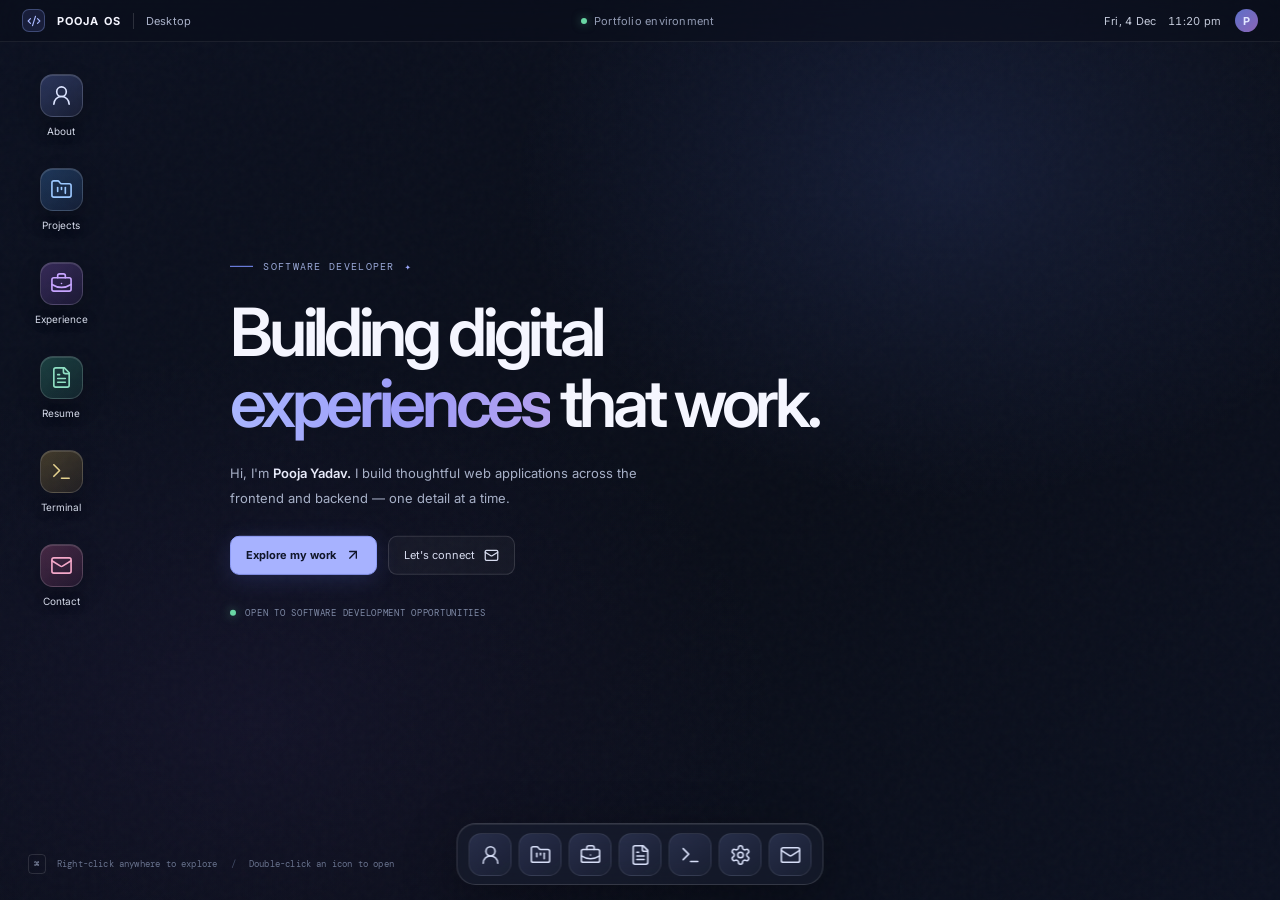
<file: index.html>
<!doctype html>
<html lang="en">
  <head>
    <meta charset="UTF-8" />
    <meta name="viewport" content="width=device-width, initial-scale=1.0" />
    <meta name="theme-color" content="#090d18" />
    <meta name="description" content="Pooja Yadav — developer portfolio presented as a desktop operating system." />
    <title>POOJA OS — Developer Portfolio</title>
    <script type="module" crossorigin src="/assets/index-DJj65ABm.js"></script>
    <link rel="stylesheet" crossorigin href="/assets/index-BMNF-vRg.css">
  </head>
  <body>
    <div id="root"></div>
  </body>
</html>
</file>
<file: assets/index-BMNF-vRg.css>
@import"https://fonts.googleapis.com/css2?family=DM+Mono:wght@400;500&family=Inter:wght@400;500;600;700;800&display=swap";.desktop{position:relative;isolation:isolate;width:100%;height:100dvh;overflow:hidden;background-color:#090d18;background-image:radial-gradient(ellipse at 74% 19%,rgba(61,83,159,.22),transparent 32%),radial-gradient(ellipse at 20% 80%,rgba(65,44,111,.16),transparent 36%),linear-gradient(135deg,#0b1020,#090d18 58%,#0b1020);color:#f5f6ff;transition:background .35s ease}.desktop:before{content:"";position:absolute;top:0;right:0;bottom:0;left:0;pointer-events:none;opacity:.14;background-image:url("data:image/svg+xml,%3Csvg viewBox='0 0 180 180' xmlns='http://www.w3.org/2000/svg'%3E%3Cfilter id='n'%3E%3CfeTurbulence type='fractalNoise' baseFrequency='.8' numOctaves='3' stitchTiles='stitch'/%3E%3C/filter%3E%3Crect width='100%25' height='100%25' filter='url(%23n)' opacity='.18'/%3E%3C/svg%3E");z-index:-1}.wallpaper-violet{background-image:radial-gradient(ellipse at 72% 18%,rgba(130,79,196,.34),transparent 38%),radial-gradient(ellipse at 20% 82%,rgba(68,47,148,.24),transparent 38%),linear-gradient(135deg,#100b20,#0a0d1b 60%,#120d24)}.wallpaper-ocean{background-image:radial-gradient(ellipse at 75% 20%,rgba(30,131,164,.28),transparent 38%),radial-gradient(ellipse at 20% 82%,rgba(34,78,143,.23),transparent 38%),linear-gradient(135deg,#07131d,#09101c 60%,#071a22)}.topbar{position:absolute;z-index:500;inset:0 0 auto;height:42px;display:flex;align-items:center;justify-content:space-between;padding:0 22px;border-bottom:1px solid rgba(255,255,255,.07);background:#0a0e1a8c;-webkit-backdrop-filter:blur(24px);backdrop-filter:blur(24px);font-size:11px;letter-spacing:.02em}.topbar-left,.topbar-right{display:flex;align-items:center;gap:12px}.topbar-left strong{font-size:11px;letter-spacing:.1em;font-weight:700}.os-mark{width:23px;height:23px;display:grid;place-items:center;border:1px solid rgba(153,174,255,.3);border-radius:7px;color:#a9b8ff;background:#6b80eb26}.topbar-divider{height:16px;width:1px;background:#ffffff24}.topbar-active{color:#aab2c9}.topbar-center{display:flex;align-items:center;gap:7px;color:#929bb3}.status-dot,.availability-dot{width:6px;height:6px;display:inline-block;border-radius:50%;background:#69d6a4;box-shadow:0 0 10px #69d6a480}.topbar-right{color:#c3c9d9;font-variant-numeric:tabular-nums}.topbar-avatar{width:23px;height:23px;border-radius:50%;display:grid;place-items:center;color:#e1e6ff;background:linear-gradient(135deg,#5d70c9,#8c65b6);font-weight:700;margin-left:2px}.desktop-icons{position:absolute;top:66px;left:20px;display:flex;flex-direction:column;gap:15px;z-index:1}.desktop-icon{width:82px;min-height:75px;display:flex;flex-direction:column;align-items:center;justify-content:flex-start;gap:8px;padding:7px 4px;border:1px solid transparent;border-radius:11px;background:transparent;color:#d3d8e8;cursor:pointer;font-size:10px;text-align:center;text-shadow:0 1px 8px rgba(0,0,0,.5)}.desktop-icon:hover,.desktop-icon:focus-visible{background:#93a4e61c;border-color:#9faef421;outline:none}.desktop-icon-art{width:43px;height:43px;display:grid;place-items:center;border:1px solid rgba(255,255,255,.15);border-radius:13px;color:#dce4ff;background:linear-gradient(145deg,#7189e24d,#38426a47);box-shadow:0 9px 25px #0003,inset 0 1px #ffffff1f}.icon-projects{color:#9cc8ff;background:linear-gradient(145deg,#478edc4d,#2e4c823d)}.icon-experience{color:#c7a5ff;background:linear-gradient(145deg,#9563d94d,#50367b3d)}.icon-resume{color:#8fe0c3;background:linear-gradient(145deg,#41ae914d,#27655b3d)}.icon-terminal{color:#e4d18e;background:linear-gradient(145deg,#cba74847,#6d552933)}.icon-contact{color:#f4a8c9;background:linear-gradient(145deg,#d4639e47,#70315b33)}.hero{position:absolute;left:clamp(125px,18vw,290px);top:50%;transform:translateY(-53%);width:min(620px,calc(100vw - 170px));z-index:0;animation:hero-enter .75s ease both}@keyframes hero-enter{0%{opacity:0;transform:translateY(calc(-53% + 12px))}to{opacity:1;transform:translateY(-53%)}}.hero-eyebrow,.content-kicker{color:#9aa8d7;font-family:DM Mono,monospace;font-size:10px;letter-spacing:.13em}.hero-eyebrow{display:flex;align-items:center;gap:10px;margin-bottom:24px}.eyebrow-line{width:23px;height:1px;background:#7c91ff}.eyebrow-dot{color:#9eabff}.hero h1{margin:0;font-size:clamp(42px,5.2vw,68px);line-height:1.07;letter-spacing:-.065em;font-weight:600}.hero h1 span{color:#98a8ff;background:linear-gradient(100deg,#aab7ff,#9d9cf8 55%,#b3a0ef);-webkit-background-clip:text;background-clip:text;-webkit-text-fill-color:transparent}.hero-copy{max-width:455px;margin:22px 0 25px;color:#a7b0c7;font-size:13px;line-height:1.9}.hero-copy strong{color:#e8ebfa;font-weight:600}.hero-actions{display:flex;align-items:center;gap:11px}.primary-action,.secondary-action{min-height:39px;padding:0 15px;border-radius:9px;display:inline-flex;align-items:center;justify-content:center;gap:9px;font-size:11px;cursor:pointer;transition:transform .18s ease,background .18s ease,border-color .18s ease}.primary-action{border:1px solid #8e9cf6;color:#10162a;background:#a7b2ff;font-weight:700;box-shadow:0 5px 22px #6677ef2e}.primary-action:hover{transform:translateY(-2px);background:#c0c8ff}.secondary-action{color:#d7dcef;background:#ffffff09;border:1px solid rgba(255,255,255,.13)}.secondary-action:hover{transform:translateY(-2px);background:#ffffff14;border-color:#ffffff3d}.hero-footnote{display:flex;align-items:center;gap:9px;margin-top:32px;color:#7f8aa6;font-family:DM Mono,monospace;font-size:9px;letter-spacing:.08em}.desktop-bottom-note{position:absolute;bottom:30px;left:28px;color:#68728d;font-family:DM Mono,monospace;font-size:9px;letter-spacing:.02em}.desktop-bottom-note span:first-child{padding:3px 5px;margin-right:6px;border:1px solid rgba(255,255,255,.12);border-radius:4px;color:#9ca7c3}.note-separator{margin:0 8px;color:#424c66}.dock{position:absolute;z-index:600;bottom:15px;left:50%;transform:translate(-50%);display:flex;align-items:flex-end;gap:7px;max-width:calc(100vw - 20px);padding:9px 11px 8px;border:1px solid rgba(255,255,255,.14);border-radius:19px;background:#1a1f3094;-webkit-backdrop-filter:blur(30px) saturate(150%);backdrop-filter:blur(30px) saturate(150%);box-shadow:0 16px 55px #00000052,inset 0 1px #ffffff14}.dock-item{position:relative;flex:0 0 auto;width:43px;height:43px;display:grid;place-items:center;border:1px solid rgba(255,255,255,.08);border-radius:13px;color:#d7def7;background:linear-gradient(145deg,#7e91d530,#3b436529);cursor:pointer;transition:transform .18s ease,background .18s ease,border-color .18s ease}.dock-item:hover,.dock-item:focus-visible{transform:translateY(-7px) scale(1.07);color:#fff;background:#8191e145;border-color:#b1bdff4d;outline:none}.dock-item.dock-focused{color:#b9c5ff;border-color:#96a6ff57;background:#7384dd33}.dock-indicator{position:absolute;bottom:-5px;width:3px;height:3px;border-radius:50%;background:#a9b5ff}.dock-tooltip{position:absolute;bottom:calc(100% + 13px);left:50%;transform:translate(-50%,4px);padding:6px 9px;border:1px solid rgba(255,255,255,.13);border-radius:7px;color:#e9ecfb;background:#131725eb;font-size:10px;white-space:nowrap;opacity:0;pointer-events:none;transition:opacity .16s ease,transform .16s ease}.dock-item:hover .dock-tooltip{opacity:1;transform:translate(-50%)}.window-shell{position:absolute;display:flex;flex-direction:column;overflow:hidden;min-width:300px;min-height:220px;border:1px solid rgba(211,220,255,.22);border-radius:14px;color:#e9ecf8;background:#111523ed;box-shadow:0 24px 90px #0000007a,0 4px 16px #0000002e,inset 0 1px #ffffff14;-webkit-backdrop-filter:blur(28px);backdrop-filter:blur(28px);transform-origin:center}.window-maximized{border-radius:13px}.window-titlebar{position:relative;flex:0 0 43px;display:flex;align-items:center;justify-content:space-between;gap:12px;padding:0 13px;border-bottom:1px solid rgba(255,255,255,.075);background:#ffffff06;cursor:grab;touch-action:none;-webkit-user-select:none;user-select:none}.window-titlebar:active{cursor:grabbing}.window-controls{display:flex;align-items:center;gap:7px}.window-control{width:12px;height:12px;display:grid;place-items:center;padding:0;border:none;border-radius:50%;color:#141414bf;cursor:pointer}.window-control svg{opacity:0;transition:opacity .12s ease}.window-titlebar:hover .window-control svg{opacity:1}.window-control.close{background:#ff625a}.window-control.minimize{background:#ffbd44}.window-control.maximize{background:#30c85a}.window-title{position:absolute;left:50%;transform:translate(-50%);color:#c5cbe0;font-size:11px;font-weight:600;letter-spacing:.01em;white-space:nowrap}.titlebar-spacer{width:43px}.window-content{min-height:0;flex:1;overflow:auto;overscroll-behavior:contain;background:#0d111d8a}.window-content::-webkit-scrollbar{width:7px}.window-content::-webkit-scrollbar-thumb{background:#a1aedc38;border-radius:8px}.app-page{min-height:100%;padding:27px 29px 32px}.content-header{margin-bottom:23px}.content-header h2{margin:9px 0 7px;font-size:25px;line-height:1.2;letter-spacing:-.045em;font-weight:600}.content-header p{max-width:520px;margin:0;color:#929bb2;font-size:12px;line-height:1.75}.profile-banner{display:flex;align-items:center;gap:14px;padding:17px;margin-bottom:27px;border:1px solid rgba(155,170,255,.15);border-radius:12px;background:linear-gradient(110deg,#6c7ee01f,#ffffff06)}.profile-avatar{position:relative;width:52px;height:52px;display:grid;place-items:center;flex:0 0 auto;border:1px solid rgba(202,211,255,.35);border-radius:15px;color:#f0f1ff;background:linear-gradient(145deg,#7688df,#765ca8);font-size:24px;font-weight:700}.avatar-status{position:absolute;right:-3px;bottom:-3px;width:11px;height:11px;border:2px solid #171b2b;border-radius:50%;background:#6ed6a4}.profile-banner h2{margin:4px 0;font-size:18px;letter-spacing:-.03em}.profile-banner p{margin:0;color:#9ba5bd;font-size:11px}.profile-chip{display:flex;align-items:center;gap:6px;margin-left:auto;padding:7px 9px;border:1px solid rgba(255,255,255,.1);border-radius:7px;color:#c5b6ff;background:#8b6ce01a;font-size:10px;white-space:nowrap}.stats-grid{display:grid;grid-template-columns:repeat(3,1fr);gap:10px;margin-top:22px}.stats-grid>div{display:flex;flex-direction:column;gap:8px;padding:14px;border:1px solid rgba(255,255,255,.08);border-radius:10px;background:#ffffff06}.stats-grid strong{color:#aab6ff;font-family:DM Mono,monospace;font-size:18px;font-weight:400}.stats-grid span{color:#aab2c7;font-size:10px}.info-callout{display:flex;align-items:flex-start;gap:10px;margin-top:20px;padding:13px 14px;border:1px solid rgba(133,156,255,.16);border-radius:9px;color:#a9b8e4;background:#697fe112;font-size:11px;line-height:1.7}.info-callout svg{flex:0 0 auto;margin-top:1px;color:#aab8ff}.project-list{display:flex;flex-direction:column;gap:12px}.project-card{padding:16px;border:1px solid rgba(255,255,255,.09);border-radius:11px;background:#ffffff06;transition:border-color .2s ease,background .2s ease}.project-card:hover{border-color:#99a9ff42;background:#ffffff0a}.project-card-top{display:flex;align-items:center;justify-content:space-between;margin-bottom:9px}.project-emoji{width:34px;height:34px;display:grid;place-items:center;border:1px solid rgba(255,255,255,.1);border-radius:9px;background:#ffffff0a;font-size:17px}.project-number{color:#68728e;font-family:DM Mono,monospace;font-size:10px}.project-status{color:#93d6bd;font-family:DM Mono,monospace;font-size:9px;letter-spacing:.09em}.project-card h3{margin:7px 0 3px;font-size:14px;font-weight:600}.project-type{margin:0;color:#9da8c4;font-size:10px}.project-description{margin:10px 0 13px;color:#a4adc2;font-size:11px;line-height:1.7}.tag-row{display:flex;flex-wrap:wrap;gap:6px}.tech-tag{display:inline-flex;padding:5px 8px;border:1px solid rgba(157,172,255,.13);border-radius:6px;color:#b6c0e2;background:#6f81d812;font-size:9px}.editable-note{margin:17px 0 0;color:#78839e;font-size:10px;line-height:1.7}.editable-note code{color:#b8c3fa;font-family:DM Mono,monospace}.timeline{display:flex;flex-direction:column;gap:0;margin-top:28px}.timeline-item{position:relative;display:grid;grid-template-columns:36px 1fr;gap:14px;padding-bottom:27px}.timeline-item:not(:last-child):before{content:"";position:absolute;top:35px;bottom:0;left:17px;width:1px;background:#9baae62e}.timeline-marker{z-index:1;width:36px;height:36px;display:grid;place-items:center;border:1px solid rgba(154,170,255,.22);border-radius:10px;color:#abb8ff;background:#1b2034}.timeline-date{color:#929fc7;font-family:DM Mono,monospace;font-size:9px;letter-spacing:.08em}.timeline-item h3{margin:6px 0;font-size:14px}.timeline-item p{margin:6px 0 0;color:#a0a9bf;font-size:11px;line-height:1.75}.timeline-item .muted-line{color:#727f9c;font-size:10px}.resume-section,.settings-group{padding:17px;margin-bottom:13px;border:1px solid rgba(255,255,255,.08);border-radius:11px;background:#ffffff06}.resume-section h3,.settings-group h3{display:flex;align-items:center;gap:9px;margin:0 0 16px;color:#e2e6f8;font-size:12px;font-weight:600}.resume-section h3 svg,.settings-group h3 svg{color:#a9b7ff}.skill-line{display:grid;grid-template-columns:85px 1fr;gap:12px;align-items:start;padding:11px 0;border-top:1px solid rgba(255,255,255,.06)}.skill-line>span{padding-top:4px;color:#929db6;font-size:10px}.terminal-app{display:flex;flex-direction:column;min-height:100%;background:#0b100f;font-family:DM Mono,monospace}.terminal-toolbar{height:33px;display:flex;align-items:center;gap:6px;padding:0 12px;border-bottom:1px solid rgba(255,255,255,.07);background:#ffffff06}.terminal-toolbar>span{width:8px;height:8px;border-radius:50%;background:#ff625a}.terminal-toolbar>span:nth-child(2){background:#ffbd44}.terminal-toolbar>span:nth-child(3){background:#30c85a}.terminal-toolbar label{margin:0 auto;color:#788b80;font-size:9px}.terminal-output{padding:17px 19px;color:#a9c5b4;font-size:11px;line-height:1.75}.terminal-output p{margin:0 0 5px;white-space:pre-wrap;overflow-wrap:anywhere}.terminal-output .terminal-command{margin-top:10px;color:#8de1b1}.terminal-form{display:flex;align-items:center;gap:9px;margin-top:8px}.terminal-form>span{color:#8de1b1;white-space:nowrap}.terminal-form input{min-width:0;flex:1;border:0;outline:0;color:#e2f4e8;background:transparent;font:inherit}.terminal-form button{display:grid;place-items:center;padding:3px;border:0;border-radius:4px;color:#8de1b1;background:transparent;cursor:pointer}.settings-group{padding:18px}.settings-group p{margin:-6px 0 14px;color:#929bb2;font-size:11px;line-height:1.7}.wallpaper-options{display:grid;grid-template-columns:repeat(3,minmax(0,1fr));gap:10px}.wallpaper-option{position:relative;display:flex;flex-direction:column;gap:8px;padding:8px;border:1px solid rgba(255,255,255,.09);border-radius:9px;color:#b9c1d7;background:#ffffff05;text-align:left;font-size:10px;cursor:pointer}.wallpaper-option.selected{border-color:#8998f1;background:#7789ee14}.wallpaper-swatch{display:block;height:55px;border-radius:5px}.wallpaper-swatch-midnight{background:radial-gradient(at 70% 20%,#303c70,transparent 50%),linear-gradient(135deg,#0c1224,#090d18)}.wallpaper-swatch-violet{background:radial-gradient(at 70% 20%,#7646a1,transparent 50%),linear-gradient(135deg,#1c1030,#0a0d1b)}.wallpaper-swatch-ocean{background:radial-gradient(at 70% 20%,#1d7286,transparent 50%),linear-gradient(135deg,#0b2634,#09101c)}.selected-check{position:absolute;top:13px;right:13px;display:grid;place-items:center;width:17px;height:17px;border-radius:50%;color:#12172a;background:#b4bfff;font-size:10px}.settings-footer{display:flex;align-items:center;gap:7px;padding:10px 2px;color:#68738e;font-family:DM Mono,monospace;font-size:9px;letter-spacing:.08em}.contact-email-card{display:flex;align-items:center;gap:12px;padding:16px;border:1px solid rgba(255,255,255,.09);border-radius:11px;background:#ffffff06}.contact-icon{width:39px;height:39px;display:grid;place-items:center;border:1px solid rgba(150,166,255,.2);border-radius:10px;color:#b1bdff;background:#6d80e61a}.contact-email-card>div:nth-child(2){min-width:0;display:flex;flex-direction:column;gap:5px}.contact-email-card strong{overflow-wrap:anywhere;color:#dfe4f8;font-size:11px;font-weight:500}.contact-email-card button{flex:0 0 auto;margin-left:auto;padding:8px 10px;border:1px solid rgba(255,255,255,.12);border-radius:7px;color:#c8d0eb;background:#ffffff0a;font-size:10px;cursor:pointer}.social-links{display:flex;gap:10px;margin-top:15px}.social-links a{display:inline-flex;align-items:center;gap:8px;padding:10px 12px;border:1px solid rgba(255,255,255,.09);border-radius:8px;color:#c4cce2;background:#ffffff06;text-decoration:none;font-size:10px}.social-links a:hover{border-color:#9baaff47}.context-backdrop{position:absolute;z-index:700;top:42px;right:0;bottom:0;left:0;border:0;background:transparent;cursor:default}.context-menu{position:absolute;z-index:710;width:228px;padding:6px;border:1px solid rgba(214,222,255,.17);border-radius:12px;background:#191e2fe0;-webkit-backdrop-filter:blur(30px) saturate(150%);backdrop-filter:blur(30px) saturate(150%);box-shadow:0 18px 55px #00000073,inset 0 1px #ffffff14;animation:menu-in .12s ease-out both}@keyframes menu-in{0%{opacity:0;transform:translateY(-4px) scale(.98)}to{opacity:1;transform:translateY(0) scale(1)}}.context-menu-item{position:relative;width:100%;min-height:34px;display:flex;align-items:center;gap:10px;padding:0 9px;border:0;border-radius:7px;color:#e0e4f4;background:transparent;text-align:left;font-size:11px;cursor:pointer}.context-menu-item>svg:first-child{color:#a8b5df}.context-menu-item span:nth-child(2){flex:1}.context-menu-item:hover,.context-menu-item:focus-visible{outline:none;color:#fff;background:#7388eb3b}.context-menu-item:hover>svg:first-child{color:#c5ceff}.context-shortcut{color:#7d88a6;font-size:10px}.context-separator{height:1px;margin:5px 4px;background:#ffffff17}.context-submenu-wrap{position:relative}.submenu-arrow{color:#7f8ba9}.context-submenu{position:absolute;left:calc(100% + 8px);top:-6px;width:208px;padding:6px;border:1px solid rgba(214,222,255,.17);border-radius:12px;background:#191e2ff0;-webkit-backdrop-filter:blur(30px);backdrop-filter:blur(30px);box-shadow:0 18px 55px #0006;display:none}.context-submenu-wrap:hover .context-submenu,.context-submenu-wrap:focus-within .context-submenu{display:block}.submenu-left .context-submenu{left:auto;right:calc(100% + 8px)}@media(max-width:720px){.topbar{padding:0 12px}.topbar-center,.topbar-date,.topbar-divider,.topbar-active{display:none}.desktop-icons{top:59px;left:8px;gap:8px}.desktop-icon{width:66px;min-height:66px;gap:5px;font-size:9px}.desktop-icon-art{width:36px;height:36px;border-radius:11px}.hero{left:91px;width:calc(100vw - 112px);top:47%}.hero h1{font-size:clamp(34px,8vw,50px)}.hero-copy{font-size:11px;line-height:1.7}.hero-eyebrow{font-size:8px;gap:6px;flex-wrap:wrap}.hero-footnote{font-size:7px}.desktop-bottom-note{left:13px;bottom:91px;max-width:80%;line-height:1.8;font-size:8px}.dock{bottom:10px;gap:5px;padding:7px 8px;border-radius:15px}.dock-item{width:36px;height:36px;border-radius:11px}.dock-item svg{width:19px;height:19px}.window-shell{min-width:0}.app-page{padding:20px 17px 25px}.content-header h2{font-size:22px}.profile-chip{display:none}.stats-grid{gap:6px}.stats-grid>div{padding:10px}.stats-grid span{font-size:9px}.wallpaper-options{gap:6px}.wallpaper-option{padding:6px}.wallpaper-swatch{height:42px}.skill-line{grid-template-columns:66px 1fr}}@media(max-width:420px){.hero{left:80px;width:calc(100vw - 94px)}.hero h1{font-size:33px}.hero-copy{margin:14px 0 18px}.primary-action,.secondary-action{padding:0 9px;font-size:10px}.hero-footnote{max-width:90%;line-height:1.6}.dock{gap:3px}.dock-item{width:32px;height:34px}.dock-item svg{width:17px;height:17px}.social-links{flex-wrap:wrap}.contact-email-card{align-items:flex-start;flex-wrap:wrap}.contact-email-card button{margin-left:51px}}:root{font-family:Inter,ui-sans-serif,system-ui,-apple-system,BlinkMacSystemFont,Segoe UI,sans-serif;color:#f4f6ff;background:#090d18;font-synthesis:none;text-rendering:optimizeLegibility;-webkit-font-smoothing:antialiased;-moz-osx-font-smoothing:grayscale;font-optical-sizing:auto}*{box-sizing:border-box}html,body,#root{width:100%;min-width:320px;height:100%;margin:0}body{overflow:hidden}button{font:inherit}button,a{-webkit-tap-highlight-color:transparent}::selection{background:#6d8dff59}.resume-download-callout{display:flex;align-items:center;justify-content:space-between;gap:20px;flex-wrap:wrap;padding:18px 20px}.resume-download-info{display:flex;align-items:center;gap:12px;min-width:0}.resume-download-info>svg{flex-shrink:0;opacity:.8}.resume-download-info strong{display:block;font-size:14px;font-weight:600}.resume-download-info p{margin:5px 0 0;font-size:12px;opacity:.7;line-height:1.5}.resume-download-button{display:inline-flex;align-items:center;justify-content:center;gap:9px;padding:10px 14px;border:1px solid rgba(255,255,255,.18);border-radius:9px;background:var(--accent-color, #6366f1);color:#fff;font-size:13px;font-weight:600;text-decoration:none;white-space:nowrap;transition:transform .2s ease,filter .2s ease}.resume-download-button:hover{filter:brightness(1.1);transform:translateY(-2px)}.resume-download-button:active{transform:translateY(0)}@media(max-width:520px){.resume-download-callout{align-items:stretch;flex-direction:column}.resume-download-button{width:100%;box-sizing:border-box}}.resume-profile h3{margin:0 0 6px;color:var(--text-primary, #d1d5db);font-size:16px;font-weight:600}.resume-profile p{line-height:1.7}.resume-profile .muted-line{color:var(--text-secondary, #9ca3af);font-size:13px}.resume-contact{display:flex;align-items:center;flex-wrap:wrap;gap:8px;margin:10px 0;color:var(--text-secondary, #9ca3af);font-size:13px}.resume-contact a{color:var(--text-secondary, #a5adba);text-decoration:none;transition:color .2s ease}.resume-contact a:hover{color:var(--accent-color, #818cf8)}.contact-separator{opacity:.5}.resume-profile .resume-phone{margin-bottom:0}.project-link{display:inline-flex;align-items:center;gap:7px;margin-top:16px;color:var(--accent-color, #a78bfa);font-size:13px;font-weight:500;text-decoration:none;transition:opacity .2s ease}.project-link:hover{opacity:.75}img{max-width:100%;height:auto}.app-page,.projects-page,.project-card,.resume-profile,.resume-download-info{min-width:0}.app-page{overflow-wrap:anywhere}a,button{touch-action:manipulation}@media(max-width:900px){.app-page{padding:20px}.project-list{grid-template-columns:repeat(2,minmax(0,1fr));gap:14px}.resume-download-callout{gap:14px}.window-shell{max-width:100%}}@media(max-width:600px){html,body,#root{width:100%;min-width:320px;height:100%}body{overflow:hidden}.app-page{padding:16px;width:100%;max-width:100%}.project-list{grid-template-columns:minmax(0,1fr);gap:12px}.project-card{width:100%;max-width:100%}.project-card h3{overflow-wrap:anywhere}.tag-row{display:flex;flex-wrap:wrap;gap:6px}.resume-download-callout{flex-direction:column;align-items:stretch;padding:14px;gap:14px}.resume-download-info{align-items:flex-start}.resume-download-button{width:100%;white-space:normal}.resume-contact{gap:8px;line-height:1.8}.resume-contact a{overflow-wrap:anywhere}.resume-profile,.timeline-item,.resume-section{max-width:100%;overflow-wrap:anywhere}button,.project-link,.resume-download-button{min-height:40px}}@media(max-width:380px){.app-page{padding:12px}.project-list{gap:10px}.resume-download-callout{padding:12px}.resume-contact{font-size:12px}}@media(max-width:600px){.window-shell{border-radius:12px!important;overflow:hidden;min-width:0;max-width:calc(100vw - 24px);box-shadow:0 16px 45px #0006}.window-titlebar{min-height:42px;padding:0 10px;gap:8px}.window-controls{gap:7px;flex-shrink:0}.window-control{width:25px;height:25px;display:inline-flex;align-items:center;justify-content:center}.window-title{min-width:0;overflow:hidden;text-overflow:ellipsis;white-space:nowrap;font-size:12px}.window-content{min-width:0;width:100%;height:calc(100% - 42px);overflow-x:hidden;overflow-y:auto;overscroll-behavior:contain;-webkit-overflow-scrolling:touch}.app-page{width:100%;min-width:0;max-width:100%;padding:16px}.project-list{grid-template-columns:minmax(0,1fr);gap:12px}.project-card{width:100%;min-width:0}.project-card h3,.project-description{overflow-wrap:anywhere}.tag-row{display:flex;flex-wrap:wrap;gap:6px}.resume-contact{gap:6px;line-height:1.7;overflow-wrap:anywhere}.resume-download-callout{align-items:stretch;flex-direction:column;gap:12px;padding:14px}.resume-download-button{width:100%;min-height:42px;white-space:normal}}@media(max-width:380px){.window-titlebar{padding:0 8px;gap:6px}.window-controls{gap:5px}.window-control{width:23px;height:23px}.window-title{font-size:11px}.app-page{padding:12px}}@media(max-width:600px){h1{font-size:clamp(27px,7.5vw,34px);line-height:1.12;letter-spacing:-1.3px;overflow-wrap:normal}h2{font-size:clamp(21px,5.5vw,26px);line-height:1.2}p{line-height:1.65}button,a{-webkit-tap-highlight-color:transparent}.window-shell{left:12px;right:12px;max-width:none;border-radius:13px!important}.window-content{overflow-x:hidden;overflow-y:auto}.app-page{padding:14px}.project-card{padding:15px}.project-card h3{font-size:17px;line-height:1.35}.project-description{font-size:12px;line-height:1.65}.tech-tag{max-width:100%;overflow-wrap:anywhere}.resume-profile h3{font-size:15px}.resume-profile p,.timeline-item{font-size:12px;line-height:1.65}}@media(max-width:380px){h1{font-size:27px;letter-spacing:-1px}.app-page,.project-card{padding:12px}}@media(max-width:600px){.desktop-icons{display:none!important}.hero{max-width:100%;min-width:0}.hero h1{font-size:clamp(28px,7.5vw,34px);line-height:1.12;letter-spacing:-1.2px}.hero p{font-size:12px;line-height:1.7}.window-titlebar{display:flex;align-items:center;min-height:40px;height:40px;padding:0 10px;gap:8px}.window-titlebar .window-controls{display:flex;align-items:center;gap:6px;flex:0 0 auto;min-width:0}.window-titlebar .window-control{width:13px!important;height:13px!important;min-width:13px!important;min-height:13px!important;max-width:13px;max-height:13px;padding:0!important;margin:0;border-radius:50%;display:inline-flex;align-items:center;justify-content:center;flex-shrink:0;line-height:1}.window-titlebar .window-control svg{width:8px;height:8px;stroke-width:2}.window-titlebar .window-title{flex:1;min-width:0;text-align:center;font-size:11px;overflow:hidden;white-space:nowrap;text-overflow:ellipsis}.window-titlebar .titlebar-spacer{flex:0 0 10px}.dock{max-width:calc(100vw - 32px)}.dock-item{flex-shrink:1}}@media(max-width:380px){.window-titlebar{padding:0 8px;gap:6px}.window-titlebar .window-controls{gap:5px}.window-titlebar .window-control{width:11px!important;height:11px!important;min-width:11px!important;min-height:11px!important}.window-titlebar .window-title{font-size:10px}}
</file>
